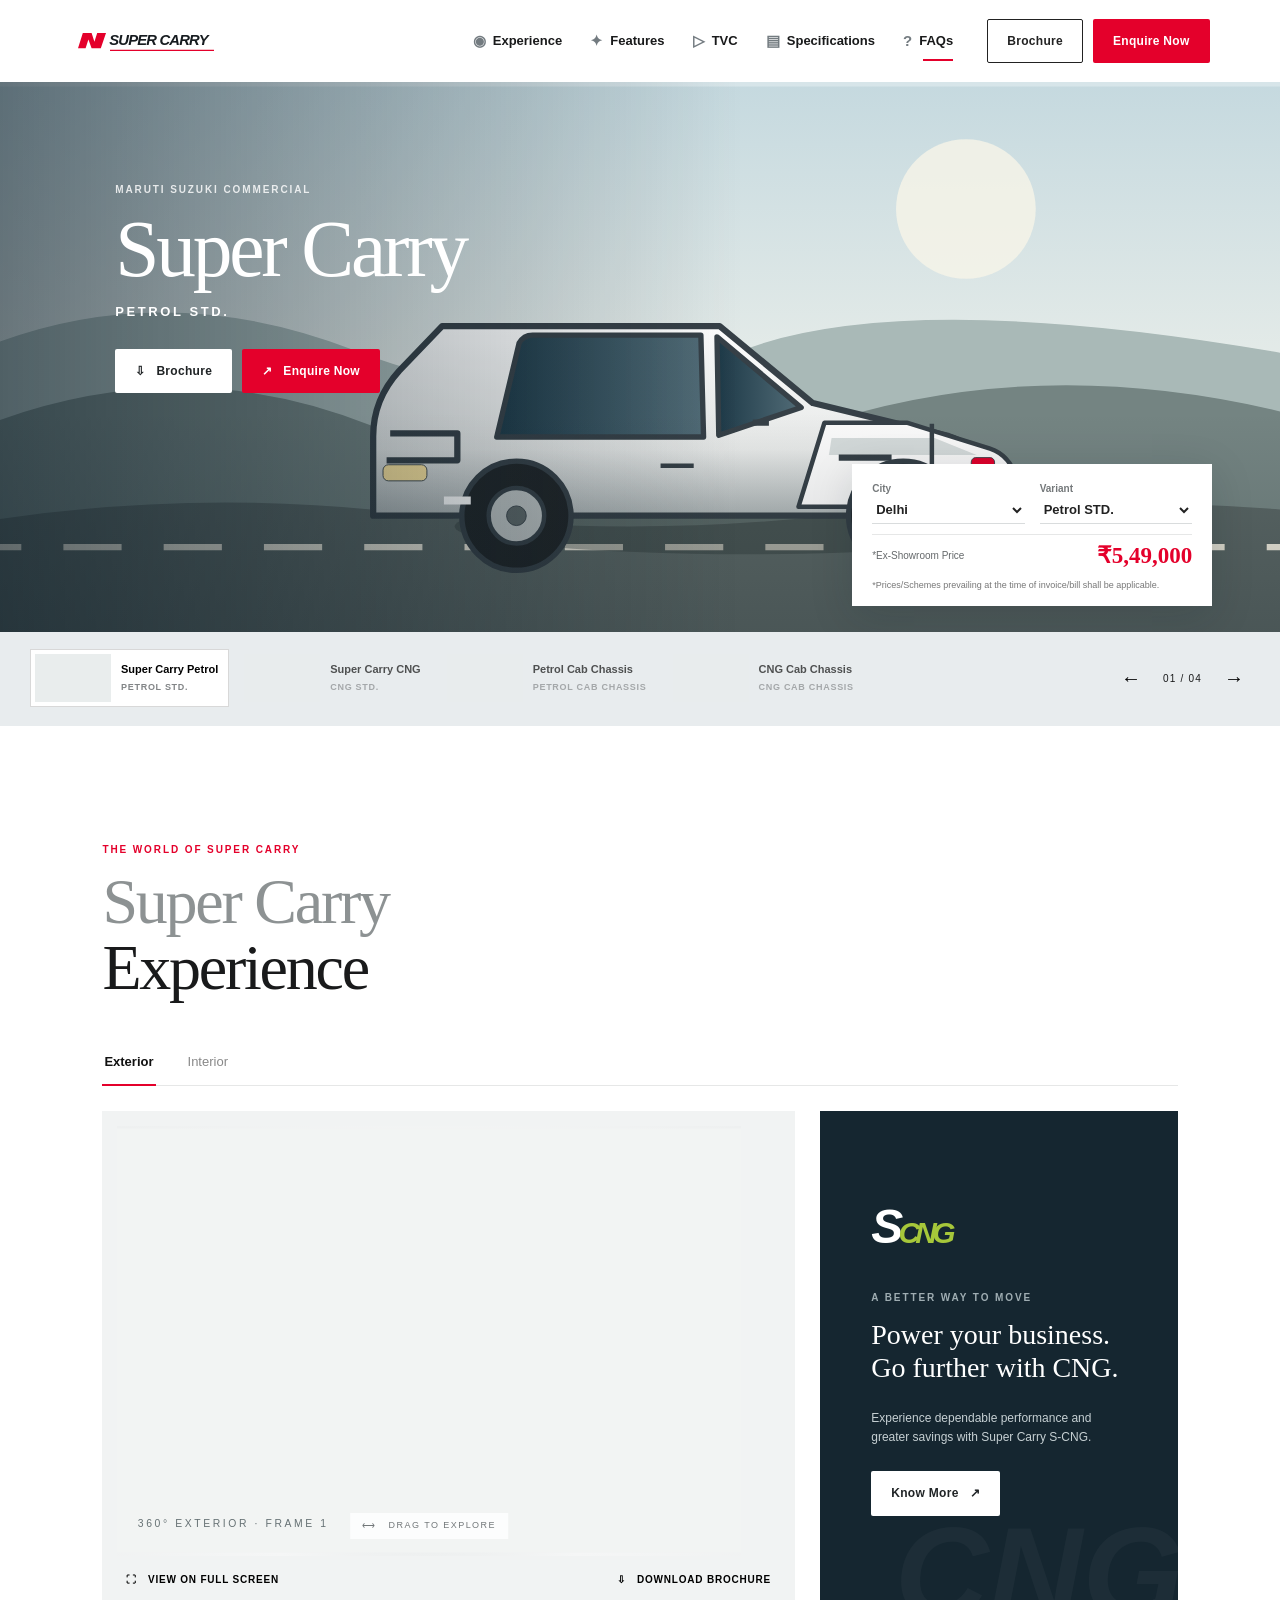
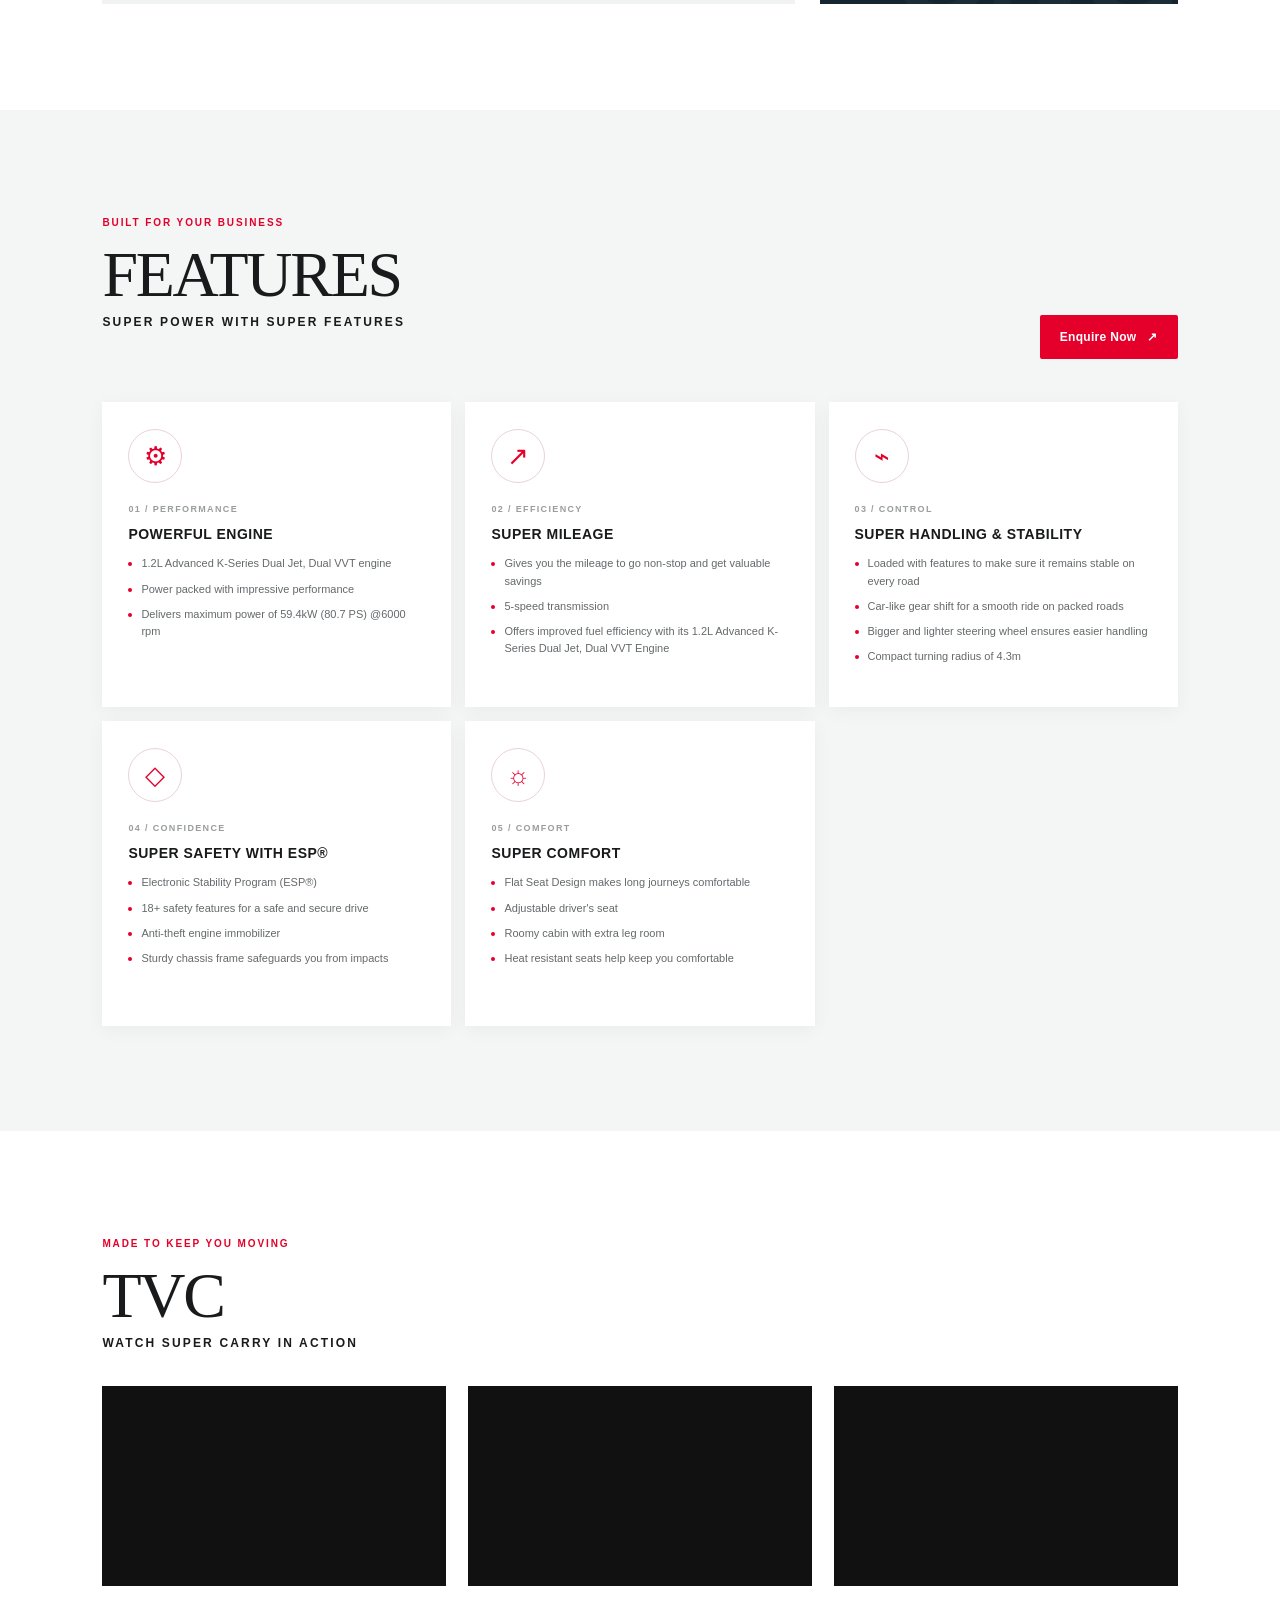
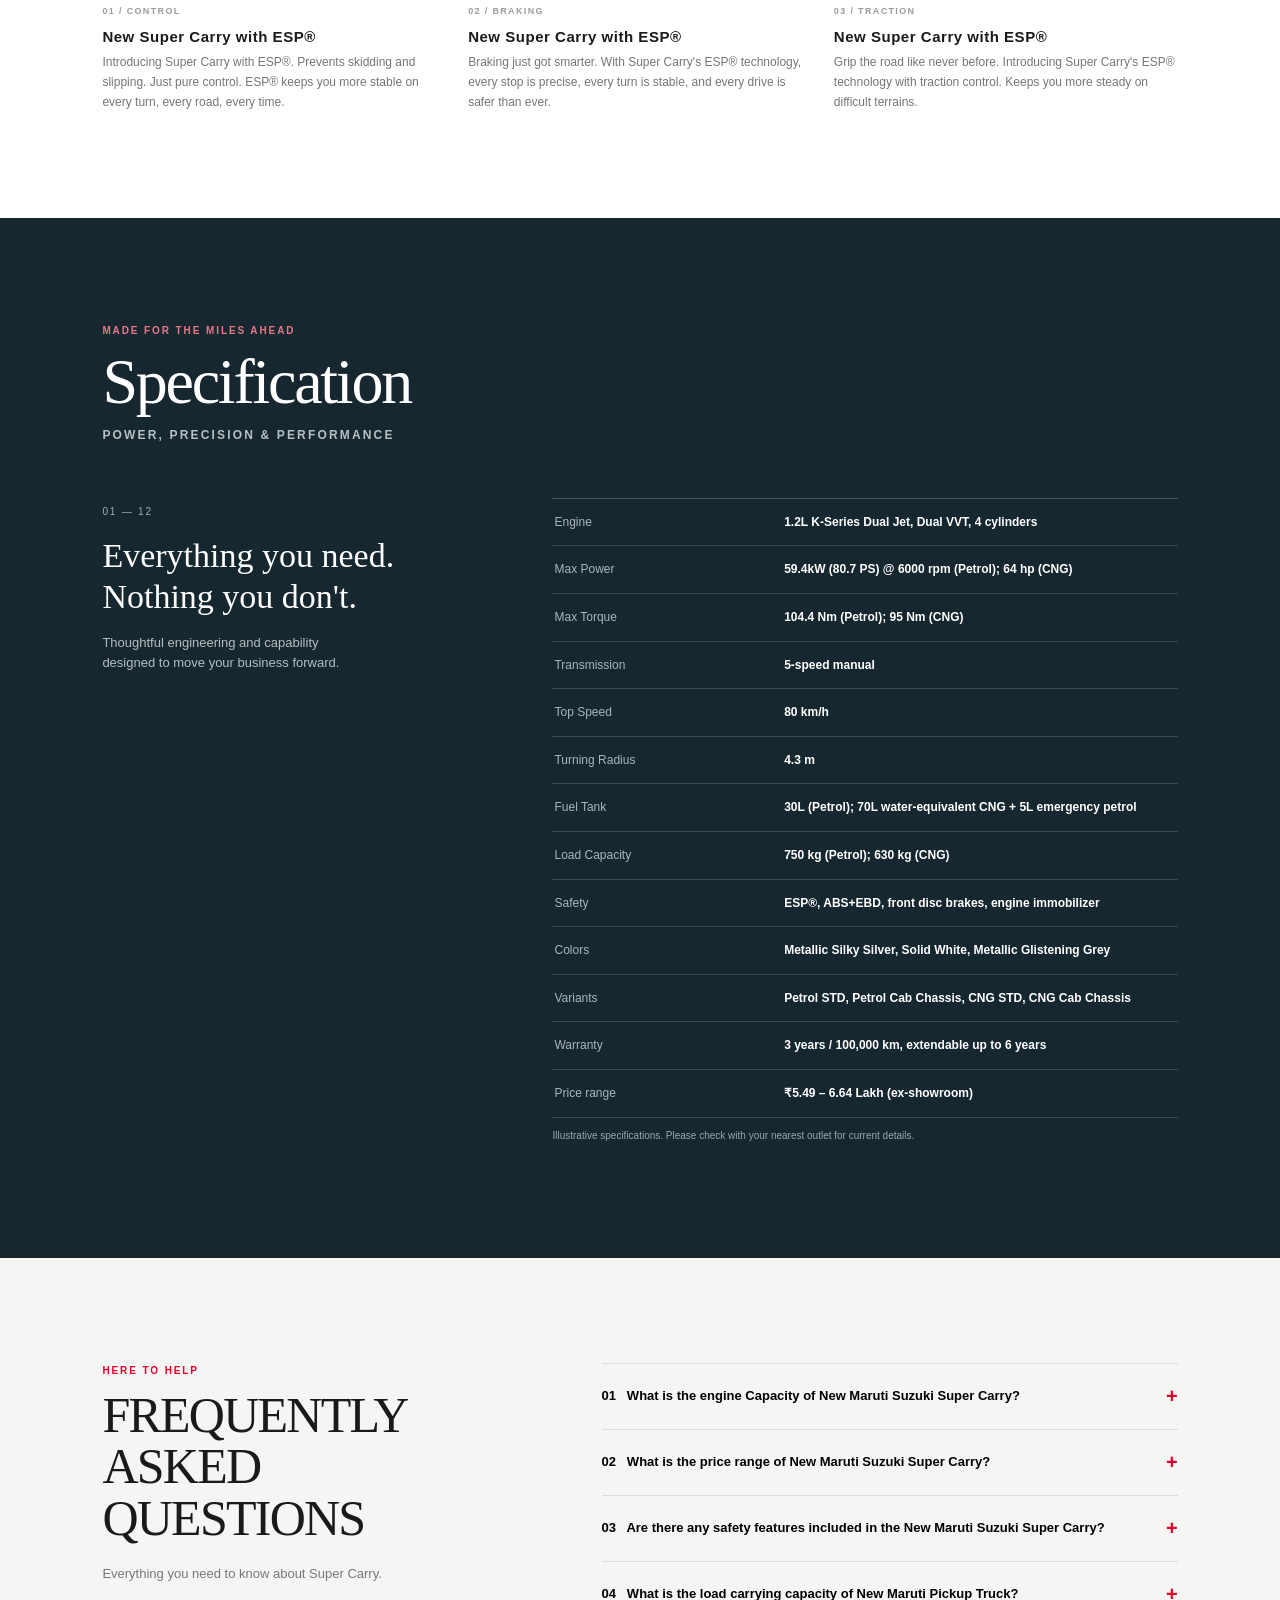
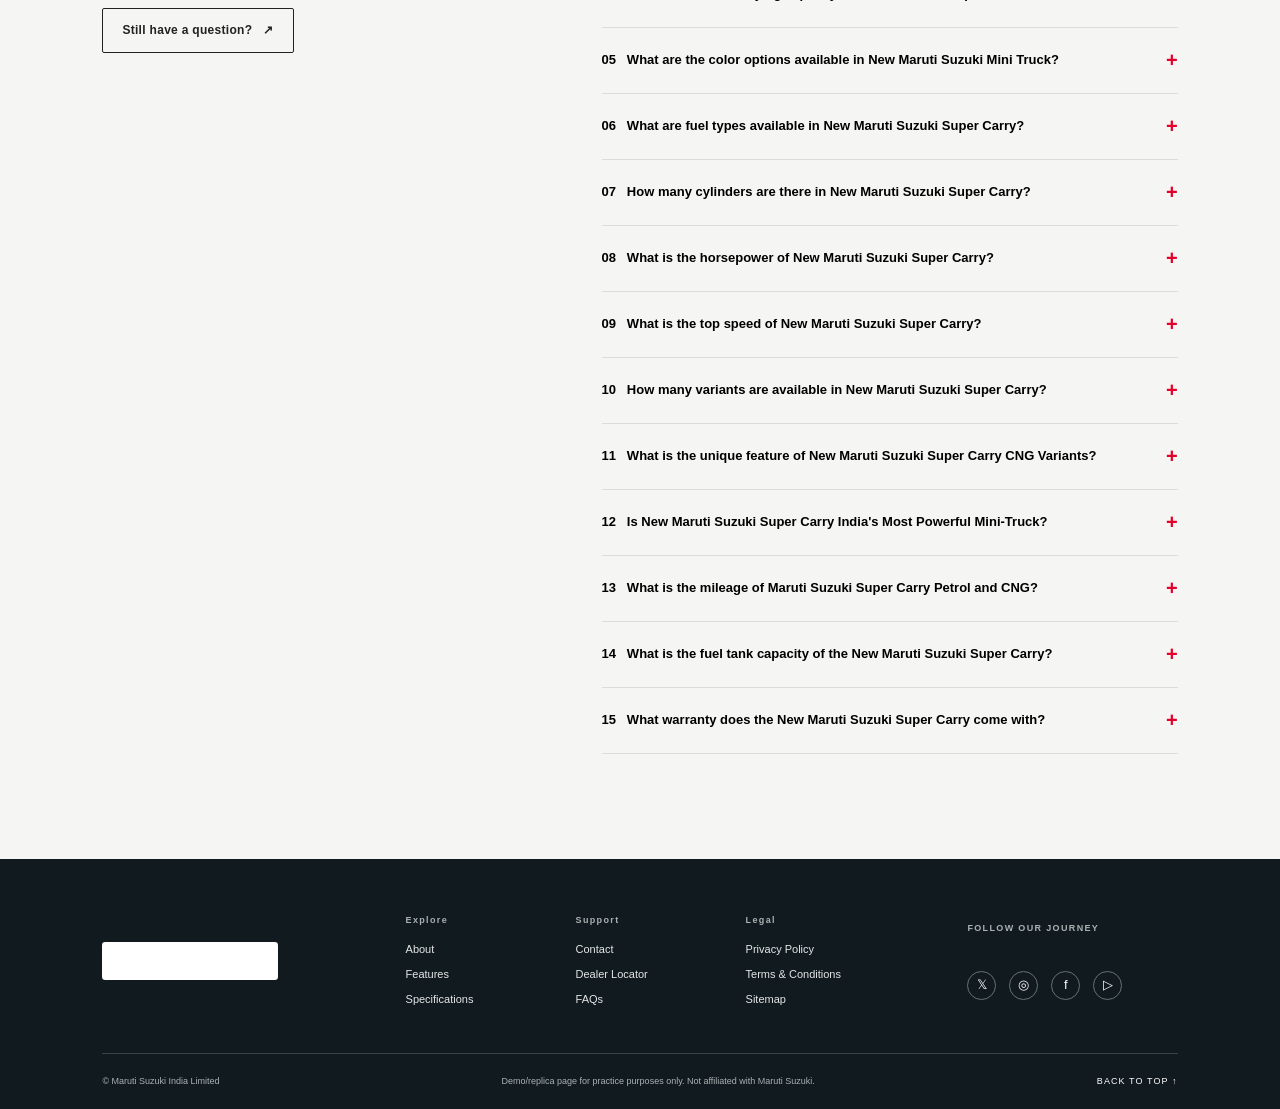
<file: index.html>
<!doctype html>
<html lang="en">
<head>
  <meta charset="utf-8">
  <meta name="viewport" content="width=device-width, initial-scale=1">
  <meta name="theme-color" content="#ffffff">
  <meta name="description" content="Discover the Maruti Suzuki Super Carry commercial vehicle.">
  <title>Super Carry | Maruti Suzuki Commercial</title>
  <link rel="stylesheet" href="css/style.css">
</head>
<body>
  <header class="site-header" id="top">
    <a class="brand" href="#Vehicle-Banner" aria-label="Super Carry home"><img src="assets/images/super-carry-logo.svg" alt="Super Carry"></a>
    <button class="menu-toggle" aria-label="Open navigation" aria-expanded="false"><span></span><span></span></button>
    <nav class="main-nav" aria-label="Main navigation">
      <a href="#Experience"><span class="nav-icon">◉</span> Experience</a><a href="#Features"><span class="nav-icon">✦</span> Features</a><a href="#TVC"><span class="nav-icon">▷</span> TVC</a><a href="#Specifications"><span class="nav-icon">▤</span> Specifications</a><a href="#FAQs"><span class="nav-icon">?</span> FAQs</a>
      <button class="button button-outline mobile-action" data-open="brochure">Brochure</button><button class="button button-red mobile-action" data-open="enquiry">Enquire Now</button>
    </nav>
    <div class="header-actions"><button class="button button-outline" data-open="brochure">Brochure</button><button class="button button-red" data-open="enquiry">Enquire Now</button></div>
  </header>

  <main>
    <section class="hero" id="Vehicle-Banner" aria-label="Super Carry variants">
      <div class="hero-photo" aria-live="polite"><img id="hero-image" src="assets/images/hero-petrol.svg" alt="Super Carry Petrol">
        <div class="hero-copy"><span class="eyebrow">MARUTI SUZUKI COMMERCIAL</span><h1>Super Carry</h1><p id="hero-label">PETROL STD.</p><div class="hero-ctas"><button class="button button-white" data-open="brochure">⇩ &nbsp; Brochure</button><button class="button button-red" data-open="enquiry">↗ &nbsp; Enquire Now</button></div></div>
        <div class="price-widget"><label>City<select id="city-select"><option>Delhi</option><option>Mumbai</option><option>Bengaluru</option><option>Chennai</option></select></label><label>Variant<select id="price-variant"><option value="0">Petrol STD.</option><option value="1">CNG STD.</option><option value="2">Petrol Cab Chassis</option><option value="3">CNG Cab Chassis</option></select></label><div class="price-result"><small>*Ex-Showroom Price</small><strong id="price-value">₹5,49,000</strong></div><small class="price-note">*Prices/Schemes prevailing at the time of invoice/bill shall be applicable.</small></div>
      </div>
      <div class="hero-bottom"><div class="variant-thumbs" role="tablist" aria-label="Select vehicle variant">
        <button class="variant-thumb active" data-slide="0" role="tab" aria-selected="true"><img src="assets/images/thumb-petrol.svg" alt=""><span>Super Carry Petrol<small>PETROL STD.</small></span></button>
        <button class="variant-thumb" data-slide="1" role="tab" aria-selected="false"><img src="assets/images/thumb-cng.svg" alt=""><span>Super Carry CNG<small>CNG STD.</small></span></button>
        <button class="variant-thumb" data-slide="2" role="tab" aria-selected="false"><img src="assets/images/thumb-chassis.svg" alt=""><span>Petrol Cab Chassis<small>PETROL CAB CHASSIS</small></span></button>
        <button class="variant-thumb" data-slide="3" role="tab" aria-selected="false"><img src="assets/images/thumb-cng-chassis.svg" alt=""><span>CNG Cab Chassis<small>CNG CAB CHASSIS</small></span></button>
      </div><div class="hero-controls"><button id="hero-prev" aria-label="Previous variant">←</button><span id="hero-count">01 / 04</span><button id="hero-next" aria-label="Next variant">→</button></div></div>
    </section>

    <section class="experience section" id="Experience"><div class="section-kicker">THE WORLD OF SUPER CARRY</div><h2><span>Super Carry</span><br>Experience</h2>
      <div class="experience-tabs" role="tablist"><button class="tab active" data-experience="exterior">Exterior</button><button class="tab" data-experience="interior">Interior</button></div>
      <div class="experience-layout"><div class="spin-panel"><div class="spin-viewer" id="spin-viewer" aria-label="Drag to rotate the Super Carry"><img id="spin-image" src="assets/images/spin-1.svg" alt="Super Carry exterior view"><span class="spin-hint">⟷ &nbsp; DRAG TO EXPLORE</span></div><div class="spin-actions"><button id="fullscreen-button">⛶ &nbsp; View on full screen</button><button data-open="brochure">⇩ &nbsp; Download Brochure</button></div></div>
      <aside class="cng-card"><div class="cng-mark">S<span>CNG</span></div><span class="eyebrow">A BETTER WAY TO MOVE</span><h3>Power your business.<br>Go further with CNG.</h3><p>Experience dependable performance and greater savings with Super Carry S-CNG.</p><a class="button button-white" href="super-carry-cng.html">Know More &nbsp; ↗</a></aside></div>
    </section>

    <section class="features-section section" id="Features"><div class="section-heading"><div><div class="section-kicker">BUILT FOR YOUR BUSINESS</div><h2>FEATURES</h2><p class="section-subtitle">SUPER POWER WITH SUPER FEATURES</p></div><button class="button button-red" data-open="enquiry">Enquire Now &nbsp; ↗</button></div>
      <div class="feature-grid">
        <article class="feature-card"><div class="feature-symbol">⚙</div><span class="card-index">01 / PERFORMANCE</span><h3>POWERFUL ENGINE</h3><ul><li>1.2L Advanced K-Series Dual Jet, Dual VVT engine</li><li>Power packed with impressive performance</li><li>Delivers maximum power of 59.4kW (80.7 PS) @6000 rpm</li></ul></article>
        <article class="feature-card"><div class="feature-symbol">↗</div><span class="card-index">02 / EFFICIENCY</span><h3>SUPER MILEAGE</h3><ul><li>Gives you the mileage to go non-stop and get valuable savings</li><li>5-speed transmission</li><li>Offers improved fuel efficiency with its 1.2L Advanced K-Series Dual Jet, Dual VVT Engine</li></ul></article>
        <article class="feature-card"><div class="feature-symbol">⌁</div><span class="card-index">03 / CONTROL</span><h3>SUPER HANDLING &amp; STABILITY</h3><ul><li>Loaded with features to make sure it remains stable on every road</li><li>Car-like gear shift for a smooth ride on packed roads</li><li>Bigger and lighter steering wheel ensures easier handling</li><li>Compact turning radius of 4.3m</li></ul></article>
        <article class="feature-card"><div class="feature-symbol">◇</div><span class="card-index">04 / CONFIDENCE</span><h3>SUPER SAFETY WITH ESP®</h3><ul><li>Electronic Stability Program (ESP®)</li><li>18+ safety features for a safe and secure drive</li><li>Anti-theft engine immobilizer</li><li>Sturdy chassis frame safeguards you from impacts</li></ul></article>
        <article class="feature-card"><div class="feature-symbol">☼</div><span class="card-index">05 / COMFORT</span><h3>SUPER COMFORT</h3><ul><li>Flat Seat Design makes long journeys comfortable</li><li>Adjustable driver's seat</li><li>Roomy cabin with extra leg room</li><li>Heat resistant seats help keep you comfortable</li></ul></article>
      </div>
    </section>

    <section class="tvc-section section" id="TVC"><div class="section-kicker">MADE TO KEEP YOU MOVING</div><h2>TVC</h2><p class="section-subtitle">WATCH SUPER CARRY IN ACTION</p><div class="video-grid">
      <article class="video-card"><div class="video-frame"><iframe src="https://www.youtube.com/embed/Liz67zssXF0" title="New Super Carry with ESP — control" loading="lazy" allow="accelerometer; autoplay; clipboard-write; encrypted-media; gyroscope; picture-in-picture; web-share" allowfullscreen></iframe></div><span class="card-index">01 / CONTROL</span><h3>New Super Carry with ESP®</h3><p>Introducing Super Carry with ESP®. Prevents skidding and slipping. Just pure control. ESP® keeps you more stable on every turn, every road, every time.</p></article>
      <article class="video-card"><div class="video-frame"><iframe src="https://www.youtube.com/embed/vaLROfo3YXE" title="New Super Carry with ESP — braking" loading="lazy" allow="accelerometer; autoplay; clipboard-write; encrypted-media; gyroscope; picture-in-picture; web-share" allowfullscreen></iframe></div><span class="card-index">02 / BRAKING</span><h3>New Super Carry with ESP®</h3><p>Braking just got smarter. With Super Carry's ESP® technology, every stop is precise, every turn is stable, and every drive is safer than ever.</p></article>
      <article class="video-card"><div class="video-frame"><iframe src="https://www.youtube.com/embed/SVtz5zS1XE8" title="New Super Carry with ESP — traction" loading="lazy" allow="accelerometer; autoplay; clipboard-write; encrypted-media; gyroscope; picture-in-picture; web-share" allowfullscreen></iframe></div><span class="card-index">03 / TRACTION</span><h3>New Super Carry with ESP®</h3><p>Grip the road like never before. Introducing Super Carry's ESP® technology with traction control. Keeps you more steady on difficult terrains.</p></article>
    </div></section>

    <section class="spec-section section" id="Specifications"><div class="section-kicker">MADE FOR THE MILES AHEAD</div><h2>Specification</h2><p class="section-subtitle">POWER, PRECISION &amp; PERFORMANCE</p><div class="spec-layout"><div class="spec-intro"><span>01 — 12</span><h3>Everything you need.<br>Nothing you don't.</h3><p>Thoughtful engineering and capability designed to move your business forward.</p></div><div class="spec-table">
      <div class="spec-row"><span>Engine</span><strong>1.2L K-Series Dual Jet, Dual VVT, 4 cylinders</strong></div><div class="spec-row"><span>Max Power</span><strong>59.4kW (80.7 PS) @ 6000 rpm (Petrol); 64 hp (CNG)</strong></div><div class="spec-row"><span>Max Torque</span><strong>104.4 Nm (Petrol); 95 Nm (CNG)</strong></div><div class="spec-row"><span>Transmission</span><strong>5-speed manual</strong></div><div class="spec-row"><span>Top Speed</span><strong>80 km/h</strong></div><div class="spec-row"><span>Turning Radius</span><strong>4.3 m</strong></div><div class="spec-row"><span>Fuel Tank</span><strong>30L (Petrol); 70L water-equivalent CNG + 5L emergency petrol</strong></div><div class="spec-row"><span>Load Capacity</span><strong>750 kg (Petrol); 630 kg (CNG)</strong></div><div class="spec-row"><span>Safety</span><strong>ESP®, ABS+EBD, front disc brakes, engine immobilizer</strong></div><div class="spec-row"><span>Colors</span><strong>Metallic Silky Silver, Solid White, Metallic Glistening Grey</strong></div><div class="spec-row"><span>Variants</span><strong>Petrol STD, Petrol Cab Chassis, CNG STD, CNG Cab Chassis</strong></div><div class="spec-row"><span>Warranty</span><strong>3 years / 100,000 km, extendable up to 6 years</strong></div><div class="spec-row"><span>Price range</span><strong>₹5.49 – 6.64 Lakh (ex-showroom)</strong></div><p class="spec-note">Illustrative specifications. Please check with your nearest outlet for current details.</p></div></div></section>

    <section class="faq-section section" id="FAQs"><div class="faq-title"><div class="section-kicker">HERE TO HELP</div><h2>FREQUENTLY ASKED<br>QUESTIONS</h2><p>Everything you need to know about Super Carry.</p><button class="button button-outline" data-open="enquiry">Still have a question? &nbsp; ↗</button></div><div class="faq-list" id="faq-list"></div></section>
  </main>
  <footer class="site-footer"><div class="footer-top"><a class="brand footer-brand" href="#Vehicle-Banner"><img src="assets/images/super-carry-logo.svg" alt="Super Carry"></a><div class="footer-links"><div><strong>Explore</strong><a href="#Experience">About</a><a href="#Features">Features</a><a href="#Specifications">Specifications</a></div><div><strong>Support</strong><a href="#">Contact</a><a href="#">Dealer Locator</a><a href="#FAQs">FAQs</a></div><div><strong>Legal</strong><a href="#">Privacy Policy</a><a href="#">Terms &amp; Conditions</a><a href="#">Sitemap</a></div></div><div class="social-links"><strong>FOLLOW OUR JOURNEY</strong><a href="https://x.com/mscommofficial" aria-label="X">𝕏</a><a href="https://instagram.com/marutisuzuki.commercial" aria-label="Instagram">◎</a><a href="https://facebook.com/MSCommercialOfficial" aria-label="Facebook">f</a><a href="https://youtube.com/@marutisuzukicommercial" aria-label="YouTube">▷</a></div></div><div class="footer-bottom"><span>© Maruti Suzuki India Limited</span><span>Demo/replica page for practice purposes only. Not affiliated with Maruti Suzuki.</span><a href="#top">BACK TO TOP ↑</a></div></footer>

  <div class="modal-backdrop" id="enquiry-modal" aria-hidden="true"><section class="modal" role="dialog" aria-modal="true" aria-labelledby="enquiry-heading"><button class="modal-close" aria-label="Close">×</button><span class="section-kicker">LET'S GET YOU MOVING</span><h2 id="enquiry-heading">ENQUIRE NOW</h2><p>Start your journey to bring home the perfect Commercial vehicle for your business.</p><form id="enquiry-form"><div class="form-grid"><label>Name<input name="name" placeholder="Enter your name" required></label><label>Mobile Number<input name="mobile" type="tel" pattern="[0-9+() -]{8,15}" placeholder="Enter mobile number" required></label><label>City<select name="city" required><option value="">Select city</option><option>Delhi</option><option>Mumbai</option><option>Bengaluru</option><option>Chennai</option></select></label><label>Variant<select name="variant" required><option value="">Select variant</option><option>Petrol STD.</option><option>CNG STD.</option><option>Petrol Cab Chassis</option><option>CNG Cab Chassis</option></select></label><label class="full-field">Email (optional)<input name="email" type="email" placeholder="Enter email address"></label></div><label class="consent"><input type="checkbox" required><span>I agree that by clicking the 'Continue' button below, I am explicitly soliciting a call from Maruti Suzuki India Ltd. Or its partners on my 'Mobile'.</span></label><button class="button button-red submit-button" type="submit">Continue &nbsp; →</button><p class="form-success" role="status"></p></form></section></div>
  <div class="modal-backdrop" id="brochure-modal" aria-hidden="true"><section class="modal brochure-modal" role="dialog" aria-modal="true" aria-labelledby="brochure-heading"><button class="modal-close" aria-label="Close">×</button><span class="section-kicker">TAKE US WITH YOU</span><h2 id="brochure-heading">Brochure</h2><p>Choose your preferred language to view the Super Carry brochure.</p><div class="language-grid"><a href="assets/docs/super-carry-brochure.pdf">English <span>↗</span></a><a href="assets/docs/super-carry-brochure.pdf">অসমীয়া <span>↗</span></a><a href="assets/docs/super-carry-brochure.pdf">ગુજરાતી <span>↗</span></a><a href="assets/docs/super-carry-brochure.pdf">हिंदी <span>↗</span></a><a href="assets/docs/super-carry-brochure.pdf">ಕನ್ನಡ <span>↗</span></a><a href="assets/docs/super-carry-brochure.pdf">मराठी <span>↗</span></a><a href="assets/docs/super-carry-brochure.pdf">ଓଡ଼ିଆ <span>↗</span></a><a href="assets/docs/super-carry-brochure.pdf">ਪੰਜਾਬੀ <span>↗</span></a><a href="assets/docs/super-carry-brochure.pdf">தமிழ் <span>↗</span></a><a href="assets/docs/super-carry-brochure.pdf">తెలుగు <span>↗</span></a><a href="assets/docs/super-carry-brochure.pdf">اردو <span>↗</span></a><a href="assets/docs/super-carry-brochure.pdf">മലയാളം <span>↗</span></a><a href="assets/docs/super-carry-brochure.pdf">বাংলা <span>↗</span></a></div></section></div>
  <script src="js/script.js"></script>
</body>
</html>
</file>
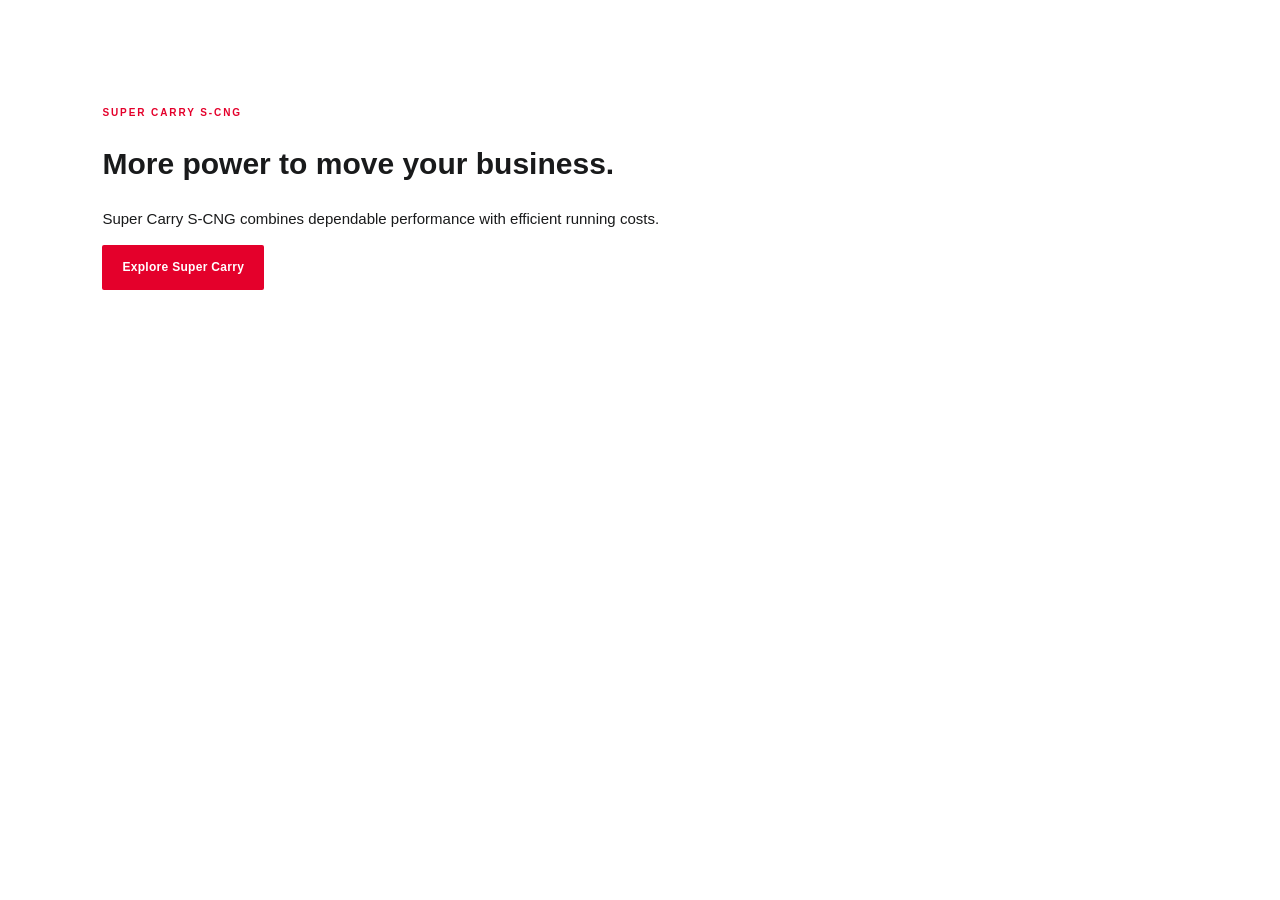
<file: super-carry-cng.html>
<!doctype html><html lang="en"><meta charset="utf-8"><meta name="viewport" content="width=device-width,initial-scale=1"><title>Super Carry S-CNG</title><link rel="stylesheet" href="css/style.css"><body><main class="section"><div class="section-kicker">SUPER CARRY S-CNG</div><h1>More power to move your business.</h1><p>Super Carry S-CNG combines dependable performance with efficient running costs.</p><a class="button button-red" href="index.html#Vehicle-Banner">Explore Super Carry</a></main></body></html>
</file>
<file: css/style.css>
/* Super Carry replica — responsive layout and section styles */
:root{--red:#e4002b;--ink:#191a1b;--muted:#747779;--line:#e6e7e7;--paper:#fff;--soft:#f4f5f5;--navy:#152630;--serif:Georgia,'Times New Roman',serif;--sans:'Segoe UI',Roboto,Arial,sans-serif}*{box-sizing:border-box}html{scroll-behavior:smooth;scroll-padding-top:86px}body{margin:0;color:var(--ink);font-family:var(--sans);font-size:15px;line-height:1.55}button,input,select{font:inherit}button,a{-webkit-tap-highlight-color:transparent}a{color:inherit;text-decoration:none}button{cursor:pointer}.site-header{height:82px;padding:0 clamp(24px,5.5vw,96px);display:flex;align-items:center;justify-content:space-between;gap:34px;background:#fff;position:sticky;top:0;z-index:30;transition:height .25s,box-shadow .25s}.site-header.scrolled{height:70px;box-shadow:0 8px 24px #1a22231b}.brand{display:flex;align-items:center;flex-shrink:0}.brand img{display:block;width:176px;height:auto}.main-nav{display:flex;align-items:center;gap:clamp(15px,2.2vw,34px);margin-left:auto}.main-nav>a{font-size:13px;font-weight:600;display:flex;gap:7px;align-items:center;white-space:nowrap;position:relative}.main-nav>a:after{content:'';position:absolute;bottom:-8px;left:20px;right:0;height:2px;background:var(--red);transform:scaleX(0);transform-origin:left;transition:transform .2s}.main-nav>a:hover:after,.main-nav>a.active:after{transform:scaleX(1)}.nav-icon{font-size:15px;color:#737b80}.header-actions{display:flex;gap:10px}.button{border:1px solid transparent;border-radius:2px;padding:12px 19px;font-size:12px;font-weight:700;letter-spacing:.025em;transition:background .2s,color .2s,border-color .2s,transform .2s;display:inline-flex;align-items:center;justify-content:center;white-space:nowrap}.button:hover{transform:translateY(-2px)}.button-red{background:var(--red);color:#fff}.button-red:hover{background:#be0025}.button-outline{border-color:#222;background:transparent;color:#222}.button-outline:hover{background:#222;color:#fff}.button-white{background:#fff;color:#202426}.button-white:hover{background:var(--red);color:white}.mobile-action,.menu-toggle{display:none}.hero{background:#e8ecee}.hero-photo{height:min(43vw,615px);min-height:500px;position:relative;overflow:hidden;background:#dfe6e9}.hero-photo>img{width:100%;height:100%;object-fit:cover;display:block}.hero-photo:after{content:'';position:absolute;inset:0;background:linear-gradient(90deg,rgba(10,27,38,.56),transparent 58%),linear-gradient(0deg,rgba(8,20,26,.18),transparent 40%);pointer-events:none}.hero-copy{position:absolute;z-index:1;left:clamp(36px,9vw,150px);top:17%;color:#fff}.eyebrow,.section-kicker{font-size:10px;font-weight:700;letter-spacing:.19em;color:var(--red)}.hero-copy .eyebrow{color:#fff;opacity:.82}.hero-copy h1{font:500 clamp(42px,6.2vw,86px)/.98 var(--serif);letter-spacing:-.04em;margin:12px 0 8px}.hero-copy p{font-size:13px;letter-spacing:.2em;font-weight:700}.hero-ctas{display:flex;gap:10px;margin-top:27px}.price-widget{position:absolute;z-index:2;right:5.3%;bottom:26px;width:min(360px,38%);padding:17px 20px 13px;background:#fff;box-shadow:0 10px 40px #101a2026;display:grid;grid-template-columns:1fr 1fr;gap:10px 15px}.price-widget label{font-size:10px;color:#74787a;font-weight:600}.price-widget select{display:block;border:0;border-bottom:1px solid #d9dcdd;padding:5px 18px 5px 0;width:100%;background:#fff;font-size:13px;color:#222;outline:none}.price-result{grid-column:1/-1;border-top:1px solid var(--line);padding-top:7px;display:flex;align-items:center;justify-content:space-between}.price-result small{font-size:10px;color:#65696b}.price-result strong{font:700 23px var(--serif);color:var(--red)}.price-note{grid-column:1/-1;font-size:9px;color:#777}.hero-bottom{display:flex;align-items:center;justify-content:space-between;max-width:1280px;margin:auto;padding:17px 30px 19px}.variant-thumbs{display:flex;gap:10px}.variant-thumb{display:flex;align-items:center;text-align:left;gap:10px;padding:4px 10px 4px 4px;border:1px solid transparent;background:transparent;opacity:.66;transition:.2s}.variant-thumb.active,.variant-thumb:hover{opacity:1;border-color:#d8d8d8;background:#fff}.variant-thumb img{width:76px;height:48px;object-fit:cover;background:#e9eded}.variant-thumb span{font-size:11px;font-weight:650}.variant-thumb small{display:block;color:#828587;font-size:9px;letter-spacing:.08em;margin-top:3px}.hero-controls{display:flex;align-items:center;gap:16px;font-size:10px;letter-spacing:.12em}.hero-controls button{border:0;background:transparent;font-size:20px}.section{padding:105px clamp(26px,8vw,130px)}.section h2{font:500 clamp(38px,5vw,64px)/1.03 var(--serif);letter-spacing:-.035em;margin:11px 0}.section-subtitle{font-size:12px;letter-spacing:.18em;font-weight:700;margin:5px 0 34px}.experience{padding-top:116px;padding-bottom:106px}.experience>h2 span{color:#8d9293}.experience-tabs{display:flex;gap:30px;border-bottom:1px solid var(--line);margin-top:38px}.tab{background:none;border:0;color:#888;padding:13px 2px;position:relative;font-size:13px}.tab.active{color:#111;font-weight:700}.tab.active:after{content:'';height:2px;background:var(--red);position:absolute;bottom:-1px;left:0;right:0}.experience-layout{display:grid;grid-template-columns:1.55fr .8fr;gap:25px;margin-top:25px}.spin-panel{background:#f1f3f3;padding:15px}.spin-viewer{aspect-ratio:1.45;max-height:430px;position:relative;display:flex;align-items:center;justify-content:center;background:radial-gradient(ellipse at 50% 66%,#dce1e1 0,#f5f6f6 49%,#eef0f0 100%);overflow:hidden;cursor:ew-resize;touch-action:pan-y}.spin-viewer img{width:100%;height:100%;object-fit:contain;user-select:none;-webkit-user-drag:none}.spin-hint{position:absolute;bottom:17px;left:50%;transform:translateX(-50%);font-size:9px;letter-spacing:.16em;color:#727779;background:#ffffffce;padding:6px 12px}.spin-actions{display:flex;justify-content:space-between;gap:12px;padding:15px 3px 1px}.spin-actions button{border:0;background:none;text-transform:uppercase;letter-spacing:.08em;font-size:10px;font-weight:700}.cng-card{background:var(--navy);color:#fff;padding:clamp(25px,4vw,55px);display:flex;flex-direction:column;justify-content:center;align-items:flex-start;min-height:320px;position:relative;overflow:hidden}.cng-card:after{content:'CNG';font:italic 130px var(--sans);font-weight:900;position:absolute;right:-6px;bottom:-44px;color:#ffffff09}.cng-card .eyebrow{color:#9fadb2;margin-top:36px}.cng-mark{font:italic 800 48px var(--sans);letter-spacing:-.1em;color:#fff;position:relative;z-index:1}.cng-mark span{color:#a6c73a;font-size:30px}.cng-card h3{font:500 28px/1.2 var(--serif);margin:12px 0}.cng-card p{font-size:12px;color:#c6d0d3;max-width:270px}.cng-card .button{margin-top:13px;z-index:1}.features-section{background:#f4f5f5}.section-heading{display:flex;justify-content:space-between;align-items:flex-end;margin-bottom:37px}.section-heading h2{margin-bottom:0}.section-heading .button{margin-bottom:6px}.feature-grid{display:grid;grid-template-columns:repeat(3,minmax(0,1fr));gap:14px}.feature-card{background:#fff;padding:27px 26px 25px;min-height:305px;box-shadow:0 4px 18px #1d28260b;transition:transform .25s,box-shadow .25s}.feature-card:hover{transform:translateY(-4px);box-shadow:0 14px 32px #1d282615}.feature-symbol{height:54px;width:54px;border:1px solid #e9d2d7;border-radius:50%;display:grid;place-items:center;font-size:26px;color:var(--red);margin-bottom:20px}.card-index{display:block;font-size:9px;letter-spacing:.15em;color:#9a9d9e;font-weight:700}.feature-card h3,.video-card h3{font-size:14px;line-height:1.3;letter-spacing:.035em;margin:8px 0 12px}.feature-card ul{list-style:none;padding:0;margin:0}.feature-card li{padding:0 0 0 13px;margin:8px 0;color:#65696b;font-size:11px;line-height:1.55;position:relative}.feature-card li:before{content:'';position:absolute;width:4px;height:4px;background:var(--red);border-radius:50%;top:7px;left:0}.tvc-section{background:#fff}.tvc-section>h2{margin-bottom:0}.video-grid{display:grid;grid-template-columns:repeat(3,minmax(0,1fr));gap:22px}.video-card{min-width:0}.video-frame{aspect-ratio:16/9;background:#111;margin-bottom:19px}.video-frame iframe{border:0;width:100%;height:100%}.video-card h3{font-size:15px;margin-bottom:7px}.video-card p{font-size:12px;color:#727779;line-height:1.65;margin:0}.spec-section{background:#17272f;color:#fff}.spec-section .section-kicker{color:#e67787}.spec-section .section-subtitle{color:#b7c0c3}.spec-layout{display:grid;grid-template-columns:.75fr 1.4fr;gap:9vw;margin-top:53px}.spec-intro>span{font-size:10px;color:#a2adb0;letter-spacing:.18em}.spec-intro h3{font:500 34px/1.2 var(--serif);margin:15px 0}.spec-intro p{color:#b5bec1;font-size:13px;max-width:270px}.spec-table{border-top:1px solid #ffffff38}.spec-row{display:grid;grid-template-columns:.75fr 1.4fr;gap:20px;padding:14px 2px;border-bottom:1px solid #ffffff29;font-size:12px}.spec-row span{color:#abb6ba}.spec-row strong{font-weight:600}.spec-note{font-size:10px;color:#9ba7ab}.faq-section{display:grid;grid-template-columns:.8fr 1.2fr;gap:9vw;background:#f5f5f4}.faq-title h2{font-size:clamp(34px,4vw,50px)}.faq-title>p{color:#73797a;font-size:13px;margin:20px 0 24px}.faq-list{border-top:1px solid #d9dddd}.faq-item{border-bottom:1px solid #d9dddd}.faq-question{width:100%;padding:17px 0;display:flex;justify-content:space-between;align-items:center;text-align:left;border:0;background:transparent;font-weight:650;font-size:13px;gap:20px}.faq-question span:last-child{font-size:20px;color:var(--red);transition:transform .2s}.faq-item.open .faq-question span:last-child{transform:rotate(45deg)}.faq-answer{display:grid;grid-template-rows:0fr;transition:grid-template-rows .25s}.faq-item.open .faq-answer{grid-template-rows:1fr}.faq-answer>div{overflow:hidden}.faq-answer p{font-size:12px;color:#6e7375;margin:0;padding:0 25px 17px 0}.site-footer{background:#111a1e;color:#fff;padding:55px clamp(26px,8vw,130px) 0}.footer-top{display:grid;grid-template-columns:.7fr 1.5fr .65fr;gap:6vw;padding-bottom:45px}.footer-brand img{filter:brightness(0) invert(1)}.footer-links{display:grid;grid-template-columns:repeat(3,1fr);gap:25px}.footer-links div{display:flex;flex-direction:column;gap:8px}.footer-links strong,.social-links strong{font-size:9px;letter-spacing:.15em;color:#aab1b2;margin-bottom:5px}.footer-links a{font-size:11px;color:#e4e7e8}.footer-links a:hover,.footer-bottom a:hover{color:#ff5a72}.social-links{display:flex;align-items:center;gap:13px;flex-wrap:wrap}.social-links strong{width:100%}.social-links a{width:29px;height:29px;border:1px solid #697174;border-radius:50%;display:grid;place-items:center;font-size:13px}.footer-bottom{border-top:1px solid #384145;min-height:56px;display:flex;align-items:center;justify-content:space-between;gap:18px;font-size:9px;color:#abb3b5}.footer-bottom a{letter-spacing:.12em;color:white}.modal-backdrop{position:fixed;inset:0;background:#071116b8;z-index:80;display:none;align-items:center;justify-content:center;padding:20px;backdrop-filter:blur(3px)}.modal-backdrop.open{display:flex;animation:fadeIn .2s}.modal{width:min(620px,100%);max-height:90vh;overflow:auto;background:#fff;padding:clamp(28px,5vw,52px);position:relative;box-shadow:0 25px 100px #0005;animation:rise .25s}.modal-close{position:absolute;top:18px;right:22px;border:0;background:transparent;font-size:30px;line-height:1;color:#555}.modal h2{font:500 39px var(--serif);margin:8px 0}.modal>p{font-size:13px;color:#74797a;max-width:450px;margin:0 0 25px}.form-grid{display:grid;grid-template-columns:1fr 1fr;gap:15px}.form-grid label{font-size:10px;font-weight:700;color:#63696a}.form-grid input,.form-grid select{display:block;width:100%;margin-top:5px;padding:10px 9px;border:1px solid #d8dddd;background:#fff;font-size:12px}.full-field{grid-column:1/-1}.consent{display:flex;align-items:flex-start;gap:9px;color:#707677;font-size:10px;line-height:1.5;margin:18px 0}.consent input{margin-top:3px;accent-color:var(--red)}.submit-button{min-width:160px}.form-success{color:#1a784a;font-size:12px}.language-grid{display:grid;grid-template-columns:repeat(3,1fr);gap:8px}.language-grid a{border:1px solid #e2e5e5;padding:11px;font-size:12px;display:flex;justify-content:space-between}.language-grid a:hover{border-color:var(--red);color:var(--red)}@keyframes fadeIn{from{opacity:0}to{opacity:1}}@keyframes rise{from{transform:translateY(12px);opacity:.5}to{transform:none;opacity:1}}body.modal-open{overflow:hidden}
@media(max-width:1100px){.site-header{gap:18px;padding:0 24px}.brand img{width:150px}.main-nav{gap:15px}.main-nav>a{font-size:11px}.header-actions .button{padding:10px 12px;font-size:10px}.section{padding-left:6vw;padding-right:6vw}.experience-layout{grid-template-columns:1.3fr .8fr}.variant-thumb{gap:6px}.variant-thumb img{width:58px;height:41px}.variant-thumb span{font-size:10px}}
@media(max-width:767px){html{scroll-padding-top:68px}.site-header,.site-header.scrolled{height:66px;padding:0 19px}.brand img{width:143px}.header-actions{display:none}.menu-toggle{display:flex;border:0;background:none;flex-direction:column;gap:5px;padding:10px}.menu-toggle span{width:23px;height:2px;background:#202628;display:block}.main-nav{display:none;position:absolute;top:66px;left:0;right:0;background:#fff;box-shadow:0 10px 20px #101c1c1c;padding:20px 23px 24px;align-items:stretch;flex-direction:column;gap:0}.main-nav.open{display:flex}.main-nav>a{font-size:14px;padding:12px 0;border-bottom:1px solid #eee}.main-nav>a:after{display:none}.nav-icon{width:20px}.main-nav .mobile-action{display:flex;margin-top:11px}.hero-photo{height:676px;min-height:0}.hero-photo>img{object-fit:cover}.hero-photo:after{background:linear-gradient(180deg,#1226328c,transparent 52%),linear-gradient(0deg,#101a20a8,transparent 70%)}.hero-copy{left:25px;top:35px}.hero-copy h1{font-size:52px}.hero-copy p{margin:5px 0}.hero-ctas{margin-top:18px}.hero-ctas .button{padding:10px 12px;font-size:10px}.price-widget{left:17px;right:17px;bottom:14px;width:auto;padding:12px 14px 10px}.price-result strong{font-size:20px}.hero-bottom{padding:12px 15px;align-items:flex-start;gap:8px}.variant-thumbs{display:grid;grid-template-columns:1fr 1fr;flex:1;gap:5px}.variant-thumb{padding:3px;gap:5px;min-width:0}.variant-thumb img{width:44px;height:35px}.variant-thumb span{font-size:9px}.variant-thumb small{font-size:7px}.hero-controls{gap:3px;padding:4px 0}.hero-controls button{font-size:17px}.hero-controls span{font-size:8px}.section{padding:70px 22px}.section h2{font-size:43px}.experience{padding-top:76px}.experience-tabs{margin-top:26px}.experience-layout{grid-template-columns:1fr;gap:13px}.spin-panel{padding:8px}.spin-viewer{aspect-ratio:1.15}.spin-actions button{font-size:8px}.cng-card{min-height:300px;padding:28px}.features-section{padding:70px 18px}.section-heading{align-items:flex-start;gap:10px}.section-heading>.button{margin-top:22px;padding:10px 12px;font-size:9px}.section-subtitle{font-size:10px;letter-spacing:.12em}.feature-grid{grid-template-columns:1fr;gap:10px}.feature-card{min-height:auto;padding:23px}.feature-card li{font-size:12px}.tvc-section{padding-left:20px;padding-right:20px}.video-grid{display:flex;overflow-x:auto;scroll-snap-type:x mandatory;gap:14px;margin-right:-20px;padding-right:20px}.video-card{min-width:86%;scroll-snap-align:start}.video-card p{font-size:11px}.spec-layout{grid-template-columns:1fr;gap:25px;margin-top:32px}.spec-intro h3{font-size:29px}.spec-row{grid-template-columns:.75fr 1.2fr;gap:10px;font-size:11px;padding:12px 0}.faq-section{grid-template-columns:1fr;gap:30px;padding-left:22px;padding-right:22px}.faq-title h2{font-size:37px}.faq-question{font-size:12px}.site-footer{padding:37px 22px 0}.footer-top{grid-template-columns:1fr;gap:28px;padding-bottom:28px}.footer-links{gap:10px}.footer-links a{font-size:10px}.social-links{gap:9px}.footer-bottom{padding:15px 0;align-items:flex-start;flex-direction:column;gap:7px}.form-grid{grid-template-columns:1fr}.full-field{grid-column:auto}.modal{padding:31px 23px}.modal h2{font-size:33px}.language-grid{grid-template-columns:repeat(2,1fr)}.brochure-modal{padding-top:42px}}
</file>
